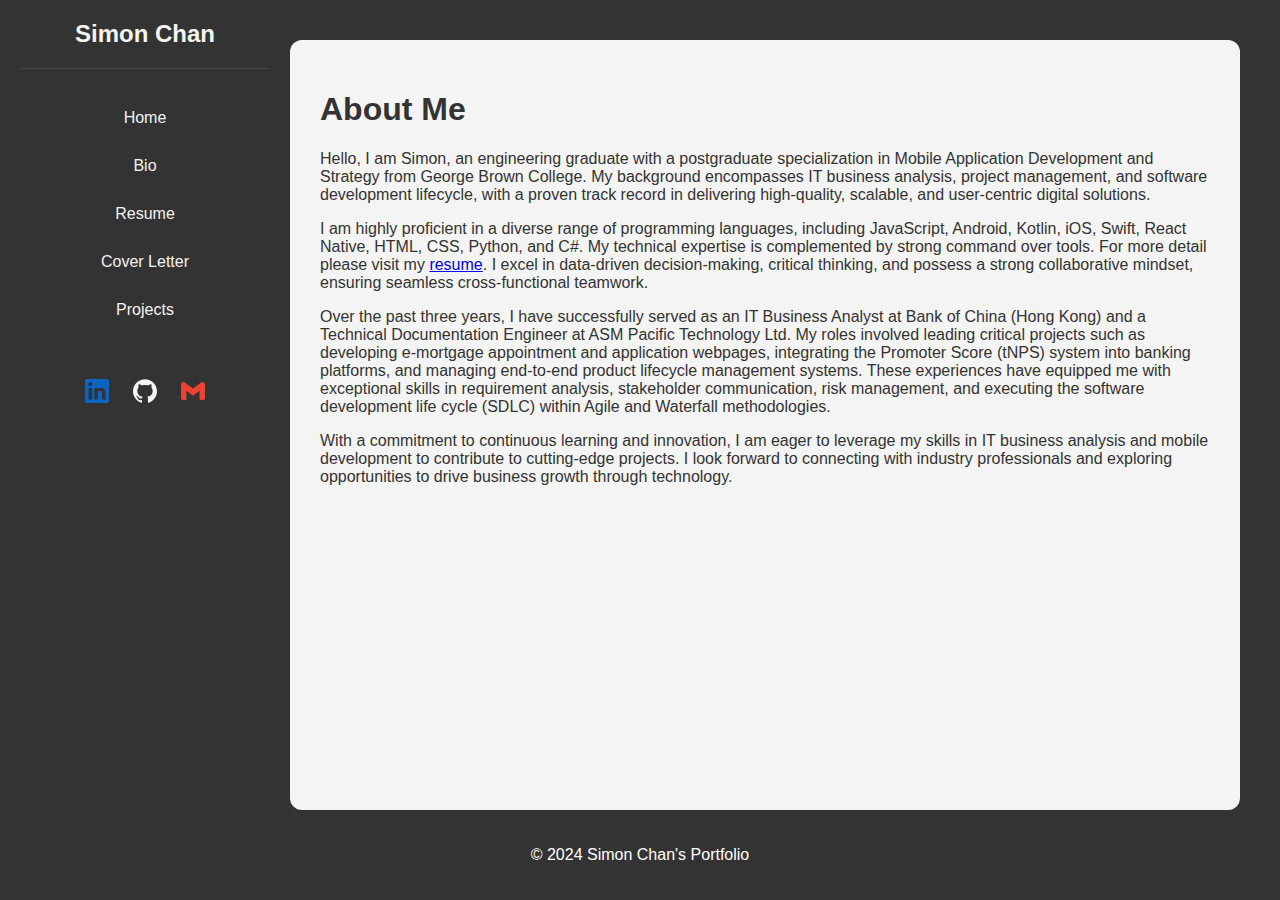
<file: bio.html>
<!DOCTYPE html>
<html lang="en">
<head>
    <meta charset="UTF-8">
    <meta name="viewport" content="width=device-width, initial-scale=1.0">
    <title>Simon Portfolio - Bio</title>
    <link rel="icon" type="image/x-icon" href="https://github.com/chan3693/portfolio/blob/e7cde8d5440591104b574c362ef8f2260391f4b6/favicon.ico?raw=true">
    <link rel="stylesheet" href="styles.css">
    <link rel="stylesheet" href="https://cdnjs.cloudflare.com/ajax/libs/font-awesome/4.7.0/css/font-awesome.min.css">
</head>
<body>
    <nav class="topnav" id="myTopnav">
        <h2><a href="https://chan3693.github.io/portfolio/">Simon Chan</a></h2>
        <a href="javascript:void(0);" class="icon" onclick="toggleNav()">
            <i class="fa fa-bars"></i>
        </a>
        <ul>
            <li><a href="https://chan3693.github.io/portfolio/">Home</a></li>
            <li><a href="bio.html">Bio</a></li>
            <li><a href="resume.html">Resume</a></li>
            <li><a href="cover-letter.html">Cover Letter</a></li>
            <li><a href="projects.html">Projects</a></li>
        </ul>
        
        <!-- Social Icons -->
        <div class="social-icons">
            <a href="https://www.linkedin.com/in/simon-chan-740422185/" target="_blank" class="social-icon linkedin-icon">
                <!-- LinkedIn SVG Icon -->
                <svg role="img" viewBox="0 0 24 24" xmlns="http://www.w3.org/2000/svg"><title>LinkedIn</title><path d="M20.447 20.452h-3.554v-5.569c0-1.328-.027-3.037-1.852-3.037-1.853 0-2.136 1.445-2.136 2.939v5.667H9.351V9h3.414v1.561h.046c.477-.9 1.637-1.85 3.37-1.85 3.601 0 4.267 2.37 4.267 5.455v6.286zM5.337 7.433c-1.144 0-2.063-.926-2.063-2.065 0-1.138.92-2.063 2.063-2.063 1.14 0 2.064.925 2.064 2.063 0 1.139-.925 2.065-2.064 2.065zm1.782 13.019H3.555V9h3.564v11.452zM22.225 0H1.771C.792 0 0 .774 0 1.729v20.542C0 23.227.792 24 1.771 24h20.451C23.2 24 24 23.227 24 22.271V1.729C24 .774 23.2 0 22.222 0h.003z"/></svg>
            </a>
            <a href="https://github.com/chan3693" target="_blank" class="social-icon github-icon">
                <!-- GitHub SVG Icon -->
                <svg role="img" viewBox="0 0 24 24" xmlns="http://www.w3.org/2000/svg"><title>GitHub</title><path d="M12 .297c-6.63 0-12 5.373-12 12 0 5.303 3.438 9.8 8.205 11.385.6.113.82-.258.82-.577 0-.285-.01-1.04-.015-2.04-3.338.724-4.042-1.61-4.042-1.61C4.422 18.07 3.633 17.7 3.633 17.7c-1.087-.744.084-.729.084-.729 1.205.084 1.838 1.236 1.838 1.236 1.07 1.835 2.809 1.305 3.495.998.108-.776.417-1.305.76-1.605-2.665-.3-5.466-1.332-5.466-5.93 0-1.31.465-2.38 1.235-3.22-.135-.303-.54-1.523.105-3.176 0 0 1.005-.322 3.3 1.23.96-.267 1.98-.399 3-.405 1.02.006 2.04.138 3 .405 2.28-1.552 3.285-1.23 3.285-1.23.645 1.653.24 2.873.12 3.176.765.84 1.23 1.91 1.23 3.22 0 4.61-2.805 5.625-5.475 5.92.42.36.81 1.096.81 2.22 0 1.606-.015 2.896-.015 3.286 0 .315.21.69.825.57C20.565 22.092 24 17.592 24 12.297c0-6.627-5.373-12-12-12"/></svg>
            </a>
            <a href="mailto:chansk3693@gmail.com" class="social-icon gmail-icon">
                <!-- Gmail SVG Icon -->
                <svg role="img" viewBox="0 0 24 24" xmlns="http://www.w3.org/2000/svg"><title>Gmail</title><path d="M24 5.457v13.909c0 .904-.732 1.636-1.636 1.636h-3.819V11.73L12 16.64l-6.545-4.91v9.273H1.636A1.636 1.636 0 0 1 0 19.366V5.457c0-2.023 2.309-3.178 3.927-1.964L5.455 4.64 12 9.548l6.545-4.91 1.528-1.145C21.69 2.28 24 3.434 24 5.457z"/></svg>
            </a>
        </div>
    </nav>

    <section>
        <h1>About Me</h1>
    
        <p>Hello, I am Simon, an engineering graduate with a postgraduate specialization in Mobile Application Development and Strategy from George Brown College. My background encompasses IT business analysis, project management, and software development lifecycle, with a proven track record in delivering high-quality, scalable, and user-centric digital solutions.</p>

        <p>I am highly proficient in a diverse range of programming languages, including JavaScript, Android, Kotlin, iOS, Swift, React Native, HTML, CSS, Python, and C#. My technical expertise is complemented by strong command over tools. For more detail please visit my <a href="resume.html">resume</a>. I excel in data-driven decision-making, critical thinking, and possess a strong collaborative mindset, ensuring seamless cross-functional teamwork.</p>

        <p>Over the past three years, I have successfully served as an IT Business Analyst at Bank of China (Hong Kong) and a Technical Documentation Engineer at ASM Pacific Technology Ltd. My roles involved leading critical projects such as developing e-mortgage appointment and application webpages, integrating the Promoter Score (tNPS) system into banking platforms, and managing end-to-end product lifecycle management systems. These experiences have equipped me with exceptional skills in requirement analysis, stakeholder communication, risk management, and executing the software development life cycle (SDLC) within Agile and Waterfall methodologies.</p>

        <p>With a commitment to continuous learning and innovation, I am eager to leverage my skills in IT business analysis and mobile development to contribute to cutting-edge projects. I look forward to connecting with industry professionals and exploring opportunities to drive business growth through technology.</p>
    </section>

    <footer>
        <p>&copy; 2024 Simon Chan's Portfolio</p>
    </footer>

    <button id="topBtn" onclick="scrollToTop()">Back to Top</button>
    
    <script src="controller.js"></script>
</body>
</html>
</file>
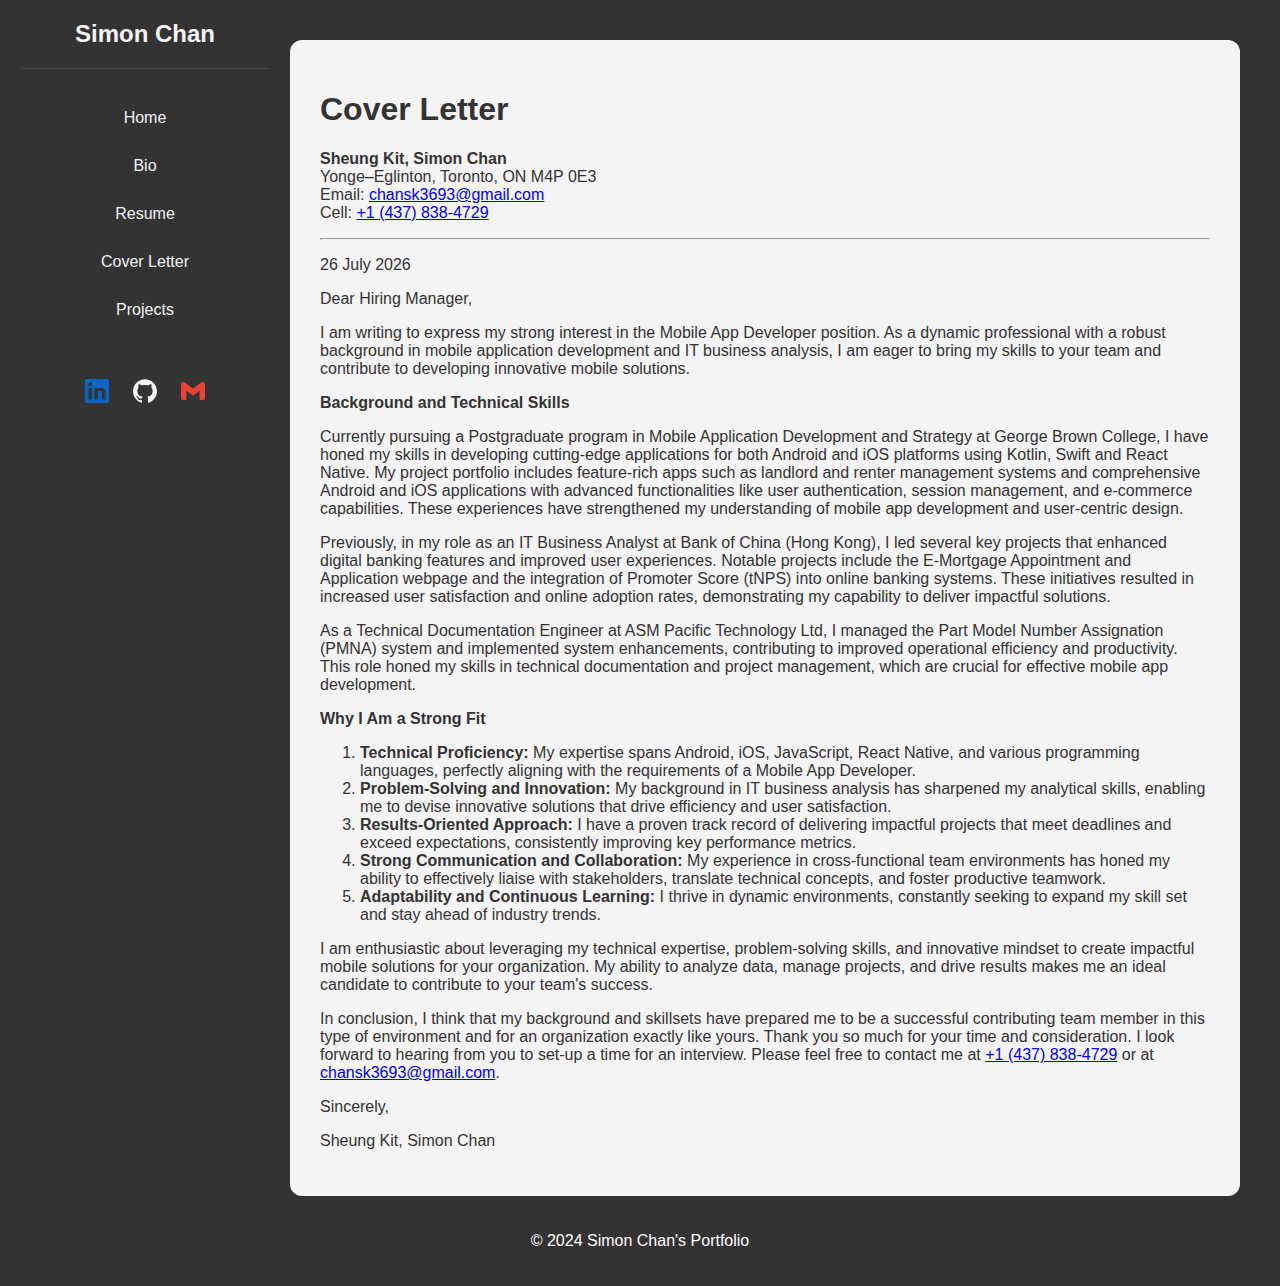
<file: cover-letter.html>
<!DOCTYPE html>
<html lang="en">
<head>
    <meta charset="UTF-8">
    <meta name="viewport" content="width=device-width, initial-scale=1.0">
    <title>Simon Portfolio - Cover Letter</title>
    <link rel="icon" type="image/x-icon" href="https://github.com/chan3693/portfolio/blob/e7cde8d5440591104b574c362ef8f2260391f4b6/favicon.ico?raw=true">
    <link rel="stylesheet" href="styles.css">
    <link rel="stylesheet" href="https://cdnjs.cloudflare.com/ajax/libs/font-awesome/4.7.0/css/font-awesome.min.css">
</head>
<body>
    <nav class="topnav" id="myTopnav">
        <h2><a href="https://chan3693.github.io/portfolio/">Simon Chan</a></h2>
        <a href="javascript:void(0);" class="icon" onclick="toggleNav()">
            <i class="fa fa-bars"></i>
        </a>
        <ul>
            <li><a href="https://chan3693.github.io/portfolio/">Home</a></li>
            <li><a href="bio.html">Bio</a></li>
            <li><a href="resume.html">Resume</a></li>
            <li><a href="cover-letter.html">Cover Letter</a></li>
            <li><a href="projects.html">Projects</a></li>
        </ul>
        <!-- Social Icons -->
        <div class="social-icons">
            <a href="https://www.linkedin.com/in/simon-chan-740422185/" target="_blank" class="social-icon linkedin-icon">
                <!-- LinkedIn SVG Icon -->
                <svg role="img" viewBox="0 0 24 24" xmlns="http://www.w3.org/2000/svg"><title>LinkedIn</title><path d="M20.447 20.452h-3.554v-5.569c0-1.328-.027-3.037-1.852-3.037-1.853 0-2.136 1.445-2.136 2.939v5.667H9.351V9h3.414v1.561h.046c.477-.9 1.637-1.85 3.37-1.85 3.601 0 4.267 2.37 4.267 5.455v6.286zM5.337 7.433c-1.144 0-2.063-.926-2.063-2.065 0-1.138.92-2.063 2.063-2.063 1.14 0 2.064.925 2.064 2.063 0 1.139-.925 2.065-2.064 2.065zm1.782 13.019H3.555V9h3.564v11.452zM22.225 0H1.771C.792 0 0 .774 0 1.729v20.542C0 23.227.792 24 1.771 24h20.451C23.2 24 24 23.227 24 22.271V1.729C24 .774 23.2 0 22.222 0h.003z"/></svg>
            </a>
            <a href="https://github.com/chan3693" target="_blank" class="social-icon github-icon">
                <!-- GitHub SVG Icon -->
                <svg role="img" viewBox="0 0 24 24" xmlns="http://www.w3.org/2000/svg"><title>GitHub</title><path d="M12 .297c-6.63 0-12 5.373-12 12 0 5.303 3.438 9.8 8.205 11.385.6.113.82-.258.82-.577 0-.285-.01-1.04-.015-2.04-3.338.724-4.042-1.61-4.042-1.61C4.422 18.07 3.633 17.7 3.633 17.7c-1.087-.744.084-.729.084-.729 1.205.084 1.838 1.236 1.838 1.236 1.07 1.835 2.809 1.305 3.495.998.108-.776.417-1.305.76-1.605-2.665-.3-5.466-1.332-5.466-5.93 0-1.31.465-2.38 1.235-3.22-.135-.303-.54-1.523.105-3.176 0 0 1.005-.322 3.3 1.23.96-.267 1.98-.399 3-.405 1.02.006 2.04.138 3 .405 2.28-1.552 3.285-1.23 3.285-1.23.645 1.653.24 2.873.12 3.176.765.84 1.23 1.91 1.23 3.22 0 4.61-2.805 5.625-5.475 5.92.42.36.81 1.096.81 2.22 0 1.606-.015 2.896-.015 3.286 0 .315.21.69.825.57C20.565 22.092 24 17.592 24 12.297c0-6.627-5.373-12-12-12"/></svg>
            </a>
            <a href="mailto:chansk3693@gmail.com" class="social-icon gmail-icon">
                <!-- Gmail SVG Icon -->
                <svg role="img" viewBox="0 0 24 24" xmlns="http://www.w3.org/2000/svg"><title>Gmail</title><path d="M24 5.457v13.909c0 .904-.732 1.636-1.636 1.636h-3.819V11.73L12 16.64l-6.545-4.91v9.273H1.636A1.636 1.636 0 0 1 0 19.366V5.457c0-2.023 2.309-3.178 3.927-1.964L5.455 4.64 12 9.548l6.545-4.91 1.528-1.145C21.69 2.28 24 3.434 24 5.457z"/></svg>
            </a>
        </div>
    </nav>

    <section>
        <h1>Cover Letter</h1>
        <p><strong>Sheung Kit, Simon Chan</strong><br>
            Yonge–Eglinton, Toronto, ON M4P 0E3<br>
            Email: <a href="mailto:chansk3693@gmail.com">chansk3693@gmail.com</a><br>
            Cell: <a href="tel:+14378384729">+1 (437) 838-4729</a></p>

        <hr>

        <p id="date"></p>

        <script>
            const nowDate = new Date()
            const formattedDate = nowDate.toLocaleDateString('en-GB', { year: 'numeric', month: 'long', day: 'numeric' });
    
            document.getElementById('date').textContent = formattedDate
        </script>

        <p>Dear Hiring Manager,</p>

        <p>I am writing to express my strong interest in the Mobile App Developer position. As a dynamic professional with a robust background in mobile application development and IT business analysis, I am eager to bring my skills to your team and contribute to developing innovative mobile solutions.</p>

        <p><strong>Background and Technical Skills</strong></p>
    
        <p>Currently pursuing a Postgraduate program in Mobile Application Development and Strategy at George Brown College, I have honed my skills in developing cutting-edge applications for both Android and iOS platforms using Kotlin, Swift and React Native. My project portfolio includes feature-rich apps such as landlord and renter management systems and comprehensive Android and iOS applications with advanced functionalities like user authentication, session management, and e-commerce capabilities. These experiences have strengthened my understanding of mobile app development and user-centric design.</p>
    
        <p>Previously, in my role as an IT Business Analyst at Bank of China (Hong Kong), I led several key projects that enhanced digital banking features and improved user experiences. Notable projects include the E-Mortgage Appointment and Application webpage and the integration of Promoter Score (tNPS) into online banking systems. These initiatives resulted in increased user satisfaction and online adoption rates, demonstrating my capability to deliver impactful solutions.</p>
    
        <p>As a Technical Documentation Engineer at ASM Pacific Technology Ltd, I managed the Part Model Number Assignation (PMNA) system and implemented system enhancements, contributing to improved operational efficiency and productivity. This role honed my skills in technical documentation and project management, which are crucial for effective mobile app development.</p>
    
        <p><strong>Why I Am a Strong Fit</strong></p>
    
        <ol>
            <li><strong>Technical Proficiency:</strong> My expertise spans Android, iOS, JavaScript, React Native, and various programming languages, perfectly aligning with the requirements of a Mobile App Developer.</li>
            <li><strong>Problem-Solving and Innovation:</strong> My background in IT business analysis has sharpened my analytical skills, enabling me to devise innovative solutions that drive efficiency and user satisfaction.</li>
            <li><strong>Results-Oriented Approach:</strong> I have a proven track record of delivering impactful projects that meet deadlines and exceed expectations, consistently improving key performance metrics.</li>
            <li><strong>Strong Communication and Collaboration:</strong> My experience in cross-functional team environments has honed my ability to effectively liaise with stakeholders, translate technical concepts, and foster productive teamwork.</li>
            <li><strong>Adaptability and Continuous Learning:</strong> I thrive in dynamic environments, constantly seeking to expand my skill set and stay ahead of industry trends.</li>
        </ol>
    
        <p>I am enthusiastic about leveraging my technical expertise, problem-solving skills, and innovative mindset to create impactful mobile solutions for your organization. My ability to analyze data, manage projects, and drive results makes me an ideal candidate to contribute to your team's success.</p>

        <p>In conclusion, I think that my background and skillsets have prepared me to be a successful contributing team member in this type of environment and for an organization exactly like yours. Thank you so much for your time and consideration. I look forward to hearing from you to set-up a time for an interview. Please feel free to contact me at <a href="tel:+14378384729">+1 (437) 838-4729</a> or at <a href="mailto:chansk3693@gmail.com">chansk3693@gmail.com</a>.</p>

        <p>Sincerely,</p>
        <p>Sheung Kit, Simon Chan</p>
    </section>

    <footer>
        <p>&copy; 2024 Simon Chan's Portfolio</p>
    </footer>

    <button id="topBtn" onclick="scrollToTop()">Back to Top</button>
    
    <script src="controller.js"></script>
</body>
</html>
</file>
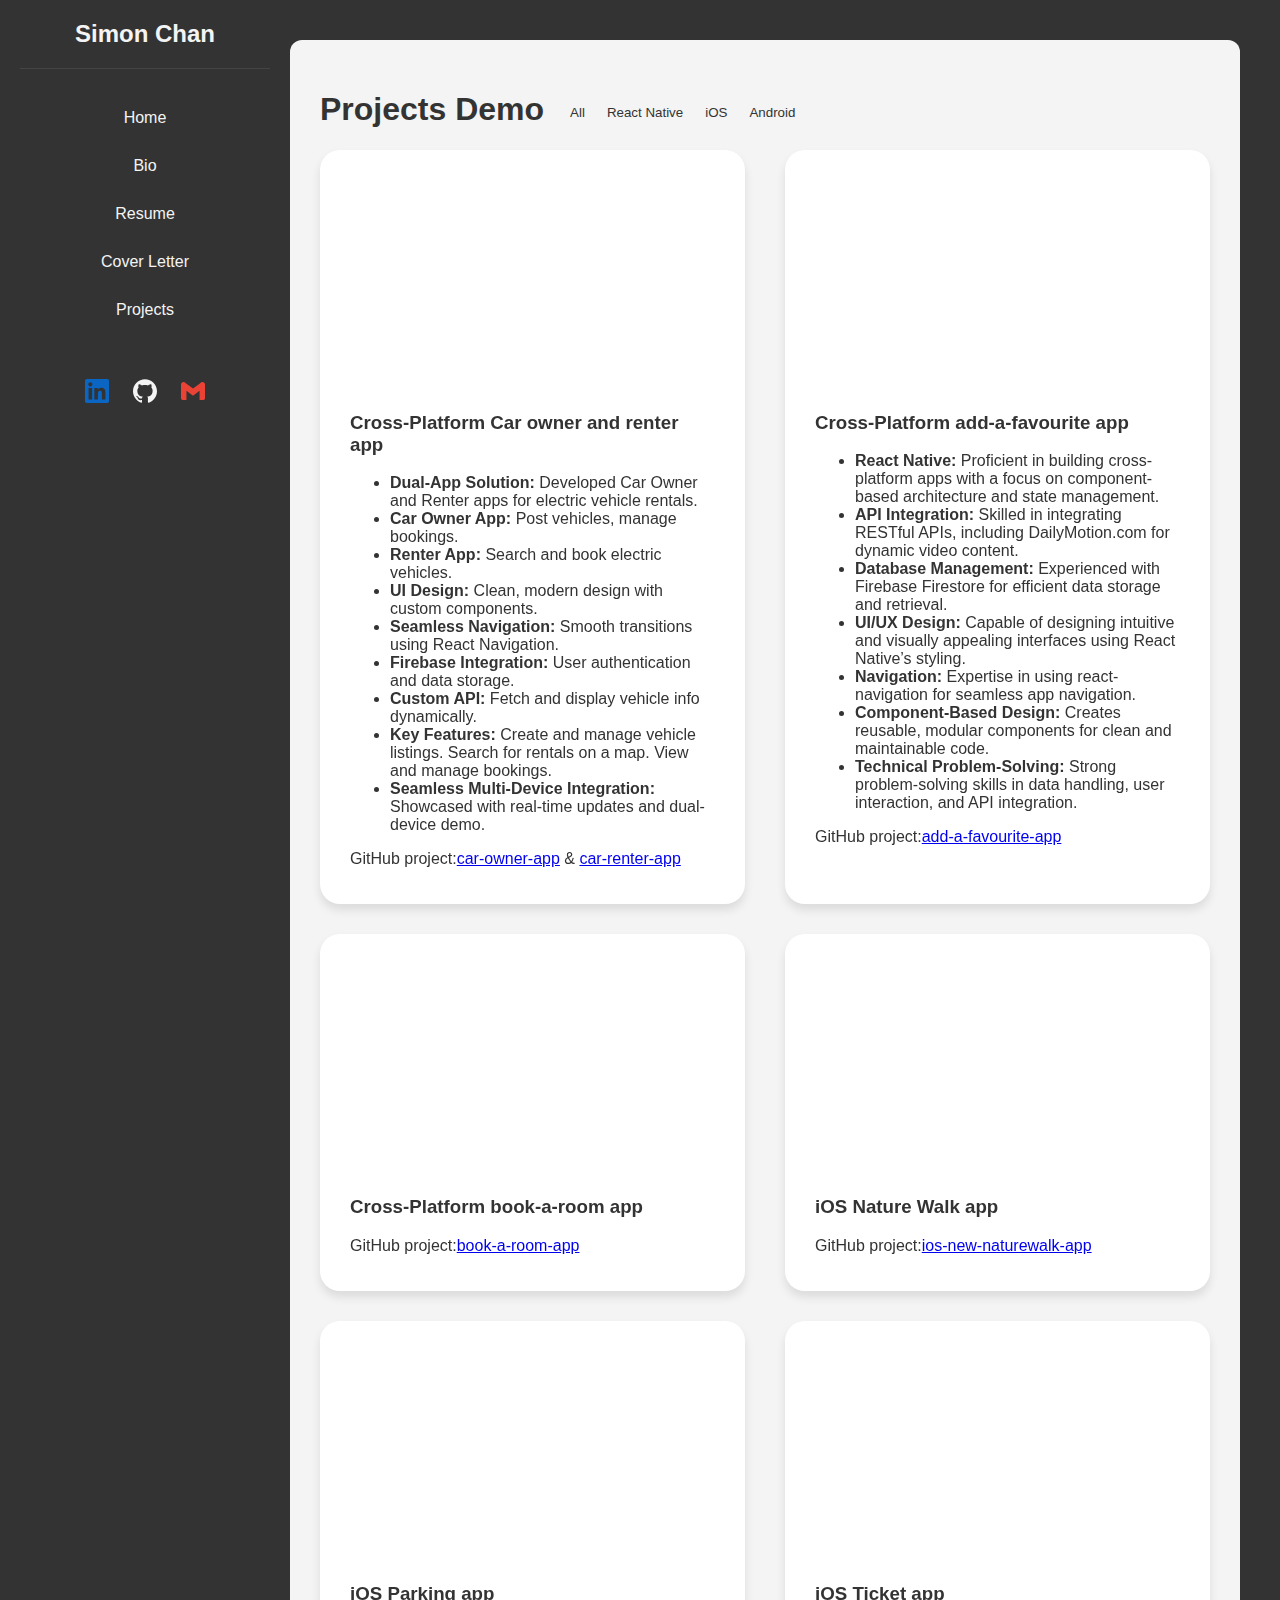
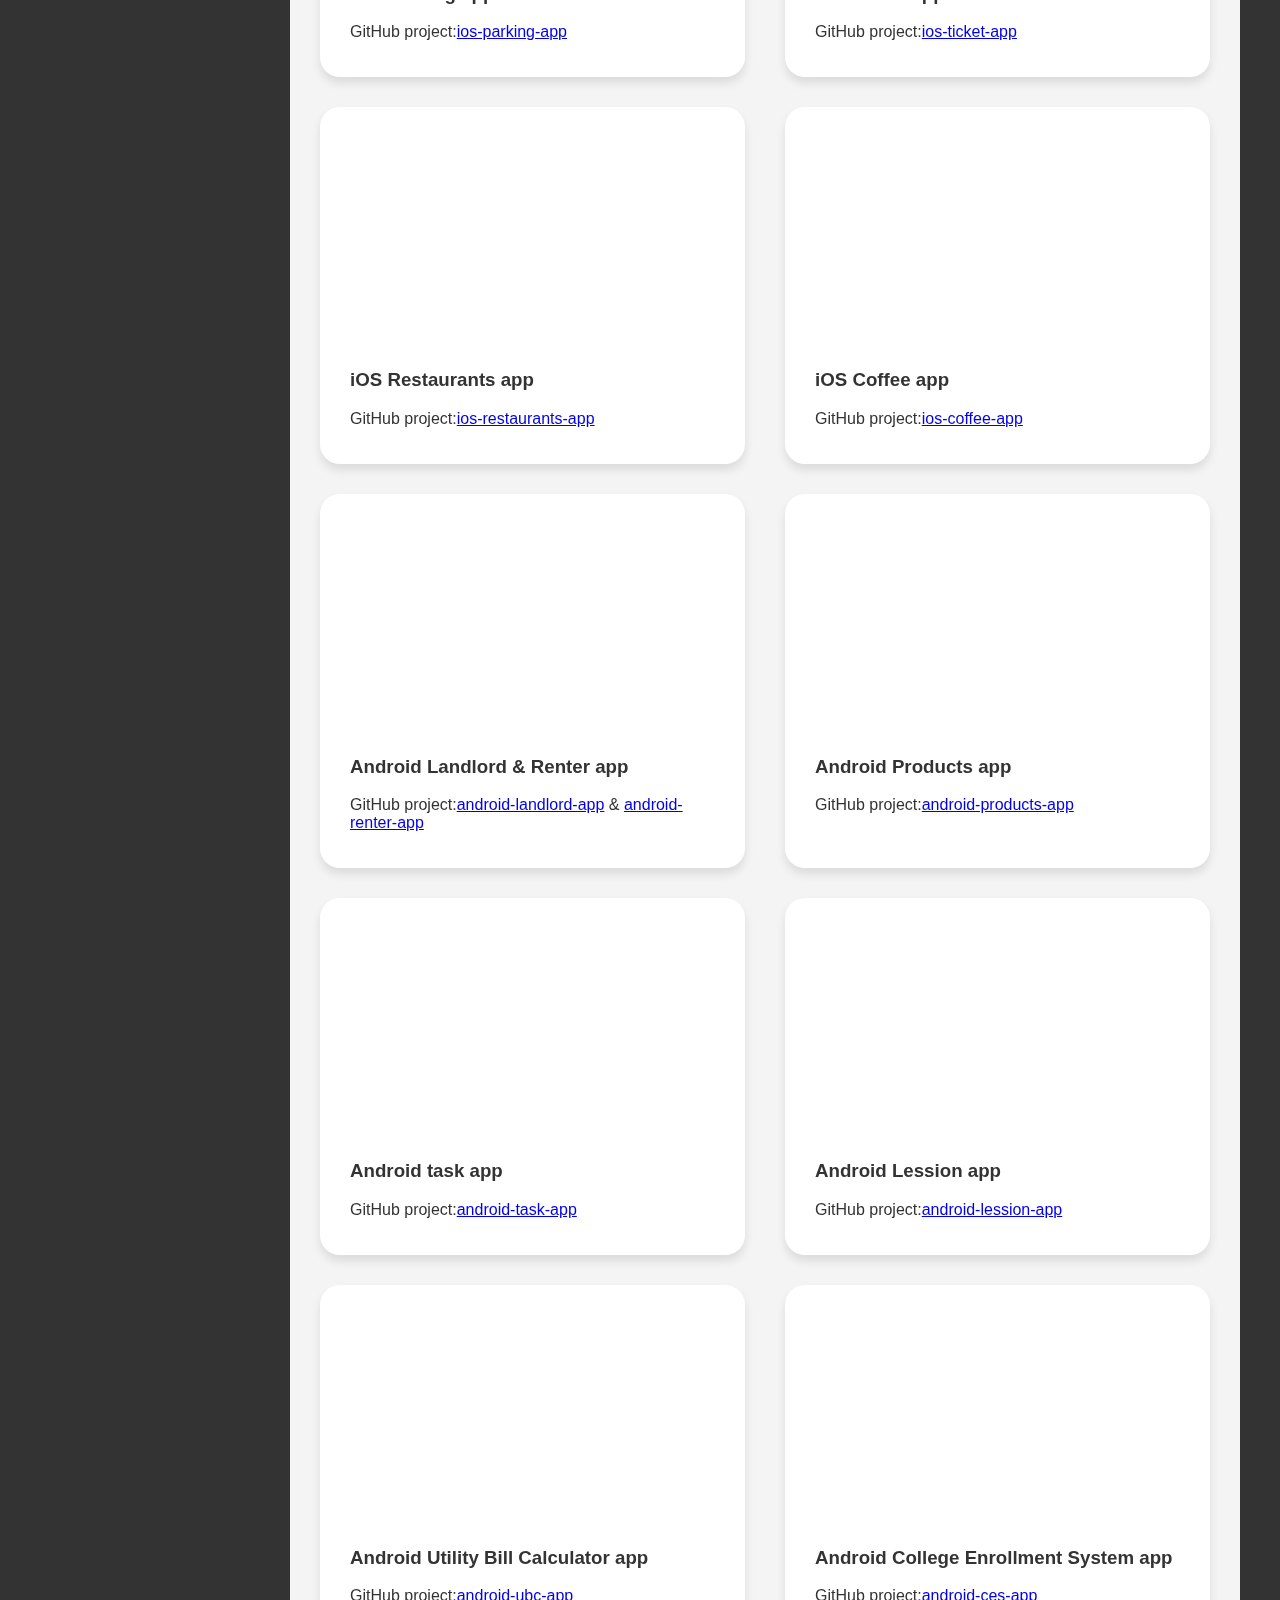
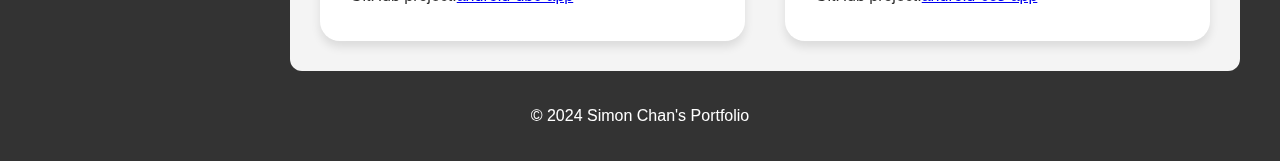
<file: projects.html>
<!DOCTYPE html>
<html lang="en">
<head>
    <meta charset="UTF-8">
    <meta name="viewport" content="width=device-width, initial-scale=1.0">
    <title>Simon Portfolio - Projects</title>
    <link rel="icon" type="image/x-icon" href="https://github.com/chan3693/portfolio/blob/e7cde8d5440591104b574c362ef8f2260391f4b6/favicon.ico?raw=true">
    <link rel="stylesheet" href="styles.css">
    <link rel="stylesheet" href="https://cdnjs.cloudflare.com/ajax/libs/font-awesome/4.7.0/css/font-awesome.min.css">
    <script>
        document.addEventListener('DOMContentLoaded', () => {
            try {
                renderProjects(myProjects)

                const allButton = document.getElementById('all')
                const reactNativeButton = document.getElementById('react-native')
                const iosButton = document.getElementById('ios')
                const androidButton = document.getElementById('android')

                if (allButton) {
                    allButton.addEventListener('click', () => {
                        renderProjects(myProjects)
                    })
                }

                if (reactNativeButton) {
                    try {
                        reactNativeButton.addEventListener('click', () => {
                            const reactNativeProjects = myProjects.filter(project => project.technology === 'React Native');
                            renderProjects(reactNativeProjects);
                        })
                    } catch (err) {
                        console.log(`Error while filtering reactNativeProjects : ${err}`)
                    }
                 
                } 
                
                if (iosButton) {
                    try {
                        iosButton.addEventListener('click', () => {
                            const iosProjects = myProjects.filter(project => project.technology === 'iOS');
                            renderProjects(iosProjects)
                        })
                    } catch (err) {
                        console.log(`Error while filtering iosProjects : ${err}`)
                    }
                }
                
                if (androidButton) {
                    try {
                        androidButton.addEventListener('click', () => {
                            const androidProjects = myProjects.filter(project => project.technology === 'Android');
                            renderProjects(androidProjects)
                        })
                    } catch (err) {
                        console.log(`Error while filtering androidProjects : ${err}`)
                    }   
                }
            } catch(err) {
                console.log(`Error while initializing projects: ${err}`)
            }

        });

    
        // Projects loop
        function renderProjects(projects) {
            const projectContainer = document.getElementById('projects');
            projectContainer.innerHTML = '';

            console.log('DOM content loaded')
            console.log(`Total projects : ${projects.length}`)

            projects.forEach(project => {
                let videoUrl = project.videoUrl
                let videoPreviewUrl = videoUrl.replace('view?usp=sharing', 'preview')

                const projectDiv = document.createElement('div');
                projectDiv.className = 'project-inner-container';

                const videoDiv = document.createElement('div');
                videoDiv.className = 'video-container';
                videoDiv.innerHTML = `<iframe src="${videoPreviewUrl}" width="1280" height="720" allow="autoplay"></iframe>`;
                projectDiv.appendChild(videoDiv);

                const overviewDiv = document.createElement('div');
                overviewDiv.className = 'overview-container';
                overviewDiv.innerHTML = `<h3>${project.title}</h3>`;

                if (project.features.length > 0) {
                const ul = document.createElement('ul');
                project.features.forEach(feature => {
                    const li = document.createElement('li');
                    li.innerHTML = `<strong>${feature.subtitle}:</strong> ${feature.description}`;
                    ul.appendChild(li);
                });
                overviewDiv.appendChild(ul);
                }

                const p = document.createElement('p');
                p.textContent = 'GitHub project:';
                project.githubLinks.forEach( (link, index) => {
                const a = document.createElement('a');
                a.href = link.url;
                a.target = '_blank';
                a.textContent = link.name;
                p.appendChild(a);

                if (index < project.githubLinks.length-1){
                    p.appendChild(document.createTextNode(' & '));
                }
                });
                overviewDiv.appendChild(p);

                projectDiv.appendChild(overviewDiv);
                projectContainer.appendChild(projectDiv);
            });
        }
    </script>
</head>
<body>
    <nav class="topnav" id="myTopnav">
        <h2><a href="https://chan3693.github.io/portfolio/">Simon Chan</a></h2>
        <a href="javascript:void(0);" class="icon" onclick="toggleNav()">
            <i class="fa fa-bars"></i>
        </a>
        <ul>
            <li><a href="https://chan3693.github.io/portfolio/">Home</a></li>
            <li><a href="bio.html">Bio</a></li>
            <li><a href="resume.html">Resume</a></li>
            <li><a href="cover-letter.html">Cover Letter</a></li>
            <li><a href="projects.html">Projects</a></li>
        </ul>
        <!-- Social Icons -->
        <div class="social-icons">
            <a href="https://www.linkedin.com/in/simon-chan-740422185/" target="_blank" class="social-icon linkedin-icon">
                <!-- LinkedIn SVG Icon -->
                <svg role="img" viewBox="0 0 24 24" xmlns="http://www.w3.org/2000/svg"><title>LinkedIn</title><path d="M20.447 20.452h-3.554v-5.569c0-1.328-.027-3.037-1.852-3.037-1.853 0-2.136 1.445-2.136 2.939v5.667H9.351V9h3.414v1.561h.046c.477-.9 1.637-1.85 3.37-1.85 3.601 0 4.267 2.37 4.267 5.455v6.286zM5.337 7.433c-1.144 0-2.063-.926-2.063-2.065 0-1.138.92-2.063 2.063-2.063 1.14 0 2.064.925 2.064 2.063 0 1.139-.925 2.065-2.064 2.065zm1.782 13.019H3.555V9h3.564v11.452zM22.225 0H1.771C.792 0 0 .774 0 1.729v20.542C0 23.227.792 24 1.771 24h20.451C23.2 24 24 23.227 24 22.271V1.729C24 .774 23.2 0 22.222 0h.003z"/></svg>
            </a>
            <a href="https://github.com/chan3693" target="_blank" class="social-icon github-icon">
                <!-- GitHub SVG Icon -->
                <svg role="img" viewBox="0 0 24 24" xmlns="http://www.w3.org/2000/svg"><title>GitHub</title><path d="M12 .297c-6.63 0-12 5.373-12 12 0 5.303 3.438 9.8 8.205 11.385.6.113.82-.258.82-.577 0-.285-.01-1.04-.015-2.04-3.338.724-4.042-1.61-4.042-1.61C4.422 18.07 3.633 17.7 3.633 17.7c-1.087-.744.084-.729.084-.729 1.205.084 1.838 1.236 1.838 1.236 1.07 1.835 2.809 1.305 3.495.998.108-.776.417-1.305.76-1.605-2.665-.3-5.466-1.332-5.466-5.93 0-1.31.465-2.38 1.235-3.22-.135-.303-.54-1.523.105-3.176 0 0 1.005-.322 3.3 1.23.96-.267 1.98-.399 3-.405 1.02.006 2.04.138 3 .405 2.28-1.552 3.285-1.23 3.285-1.23.645 1.653.24 2.873.12 3.176.765.84 1.23 1.91 1.23 3.22 0 4.61-2.805 5.625-5.475 5.92.42.36.81 1.096.81 2.22 0 1.606-.015 2.896-.015 3.286 0 .315.21.69.825.57C20.565 22.092 24 17.592 24 12.297c0-6.627-5.373-12-12-12"/></svg>
            </a>
            <a href="mailto:chansk3693@gmail.com" class="social-icon gmail-icon">
                <!-- Gmail SVG Icon -->
                <svg role="img" viewBox="0 0 24 24" xmlns="http://www.w3.org/2000/svg"><title>Gmail</title><path d="M24 5.457v13.909c0 .904-.732 1.636-1.636 1.636h-3.819V11.73L12 16.64l-6.545-4.91v9.273H1.636A1.636 1.636 0 0 1 0 19.366V5.457c0-2.023 2.309-3.178 3.927-1.964L5.455 4.64 12 9.548l6.545-4.91 1.528-1.145C21.69 2.28 24 3.434 24 5.457z"/></svg>
            </a>
        </div>
    </nav>

    <section>
        <div class="project-title-container">
            <h1>Projects Demo</h1>
            <div class="project-button">
                <button id="all">All</button>
                <button id="react-native">React Native</button>
                <button id="ios">iOS</button>
                <button id="android">Android</button>
            </div>
        </div>
        <div id="projects" class="project-container"></div>
    </section>    

    <footer>
        <p>&copy; 2024 Simon Chan's Portfolio</p>
    </footer>
    
    <button id="topBtn" onclick="scrollToTop()">Back to Top</button>

    <script src="controller.js"></script>
    <script src="my-projects.js"></script>
</body>
</html>
</file>
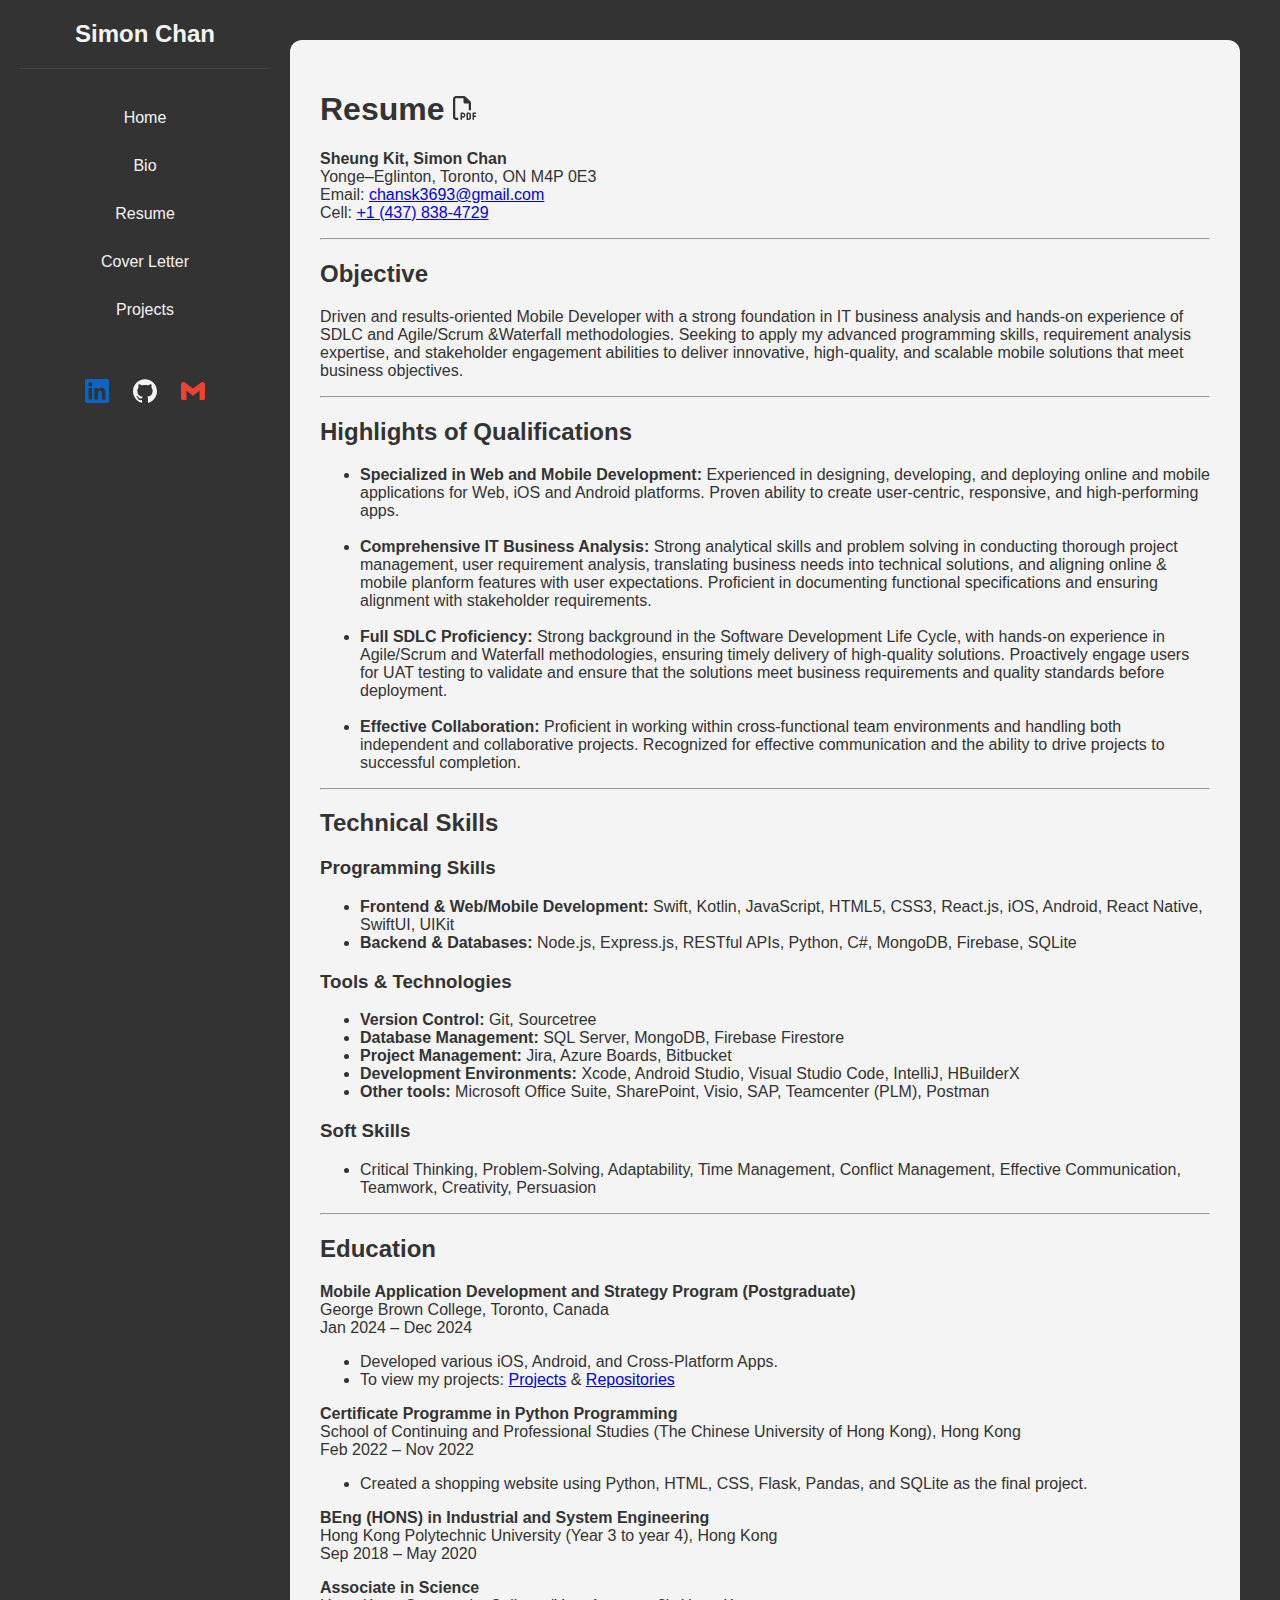
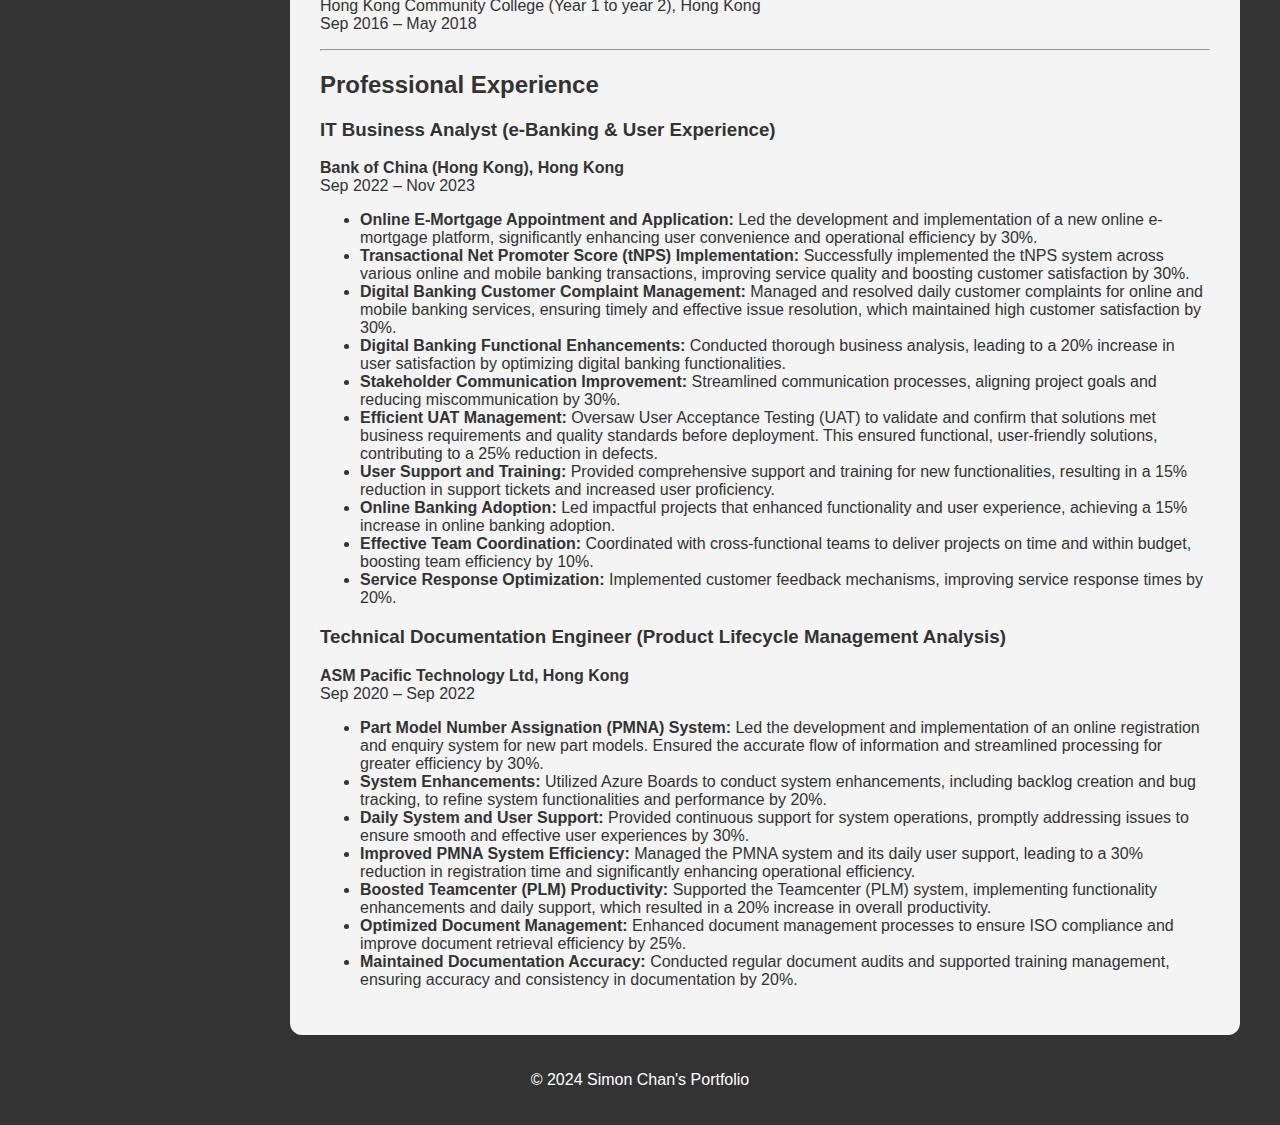
<file: resume.html>
<!DOCTYPE html>
<html lang="en">
<head>
    <meta charset="UTF-8">
    <meta name="viewport" content="width=device-width, initial-scale=1.0">
    <title>Simon Portfolio - Resume</title>
    <link rel="icon" type="image/x-icon" href="https://github.com/chan3693/portfolio/blob/e7cde8d5440591104b574c362ef8f2260391f4b6/favicon.ico?raw=true">
    <link rel="stylesheet" href="styles.css">
    <link rel="stylesheet" href="https://cdnjs.cloudflare.com/ajax/libs/font-awesome/4.7.0/css/font-awesome.min.css">
    <script>
        document.addEventListener('DOMContentLoaded', () => {
            renderSkillsList(mySkills)
        });
        // resume skills list
        function renderSkillsList(skills) {
            const container = document.getElementById('resume-skills-container');
            
            skills.forEach(skill => {
                const title = document.createElement('h3');
                title.textContent = skill.title;
                container.appendChild(title);

                const ul = document.createElement('ul');
                
                skill.content.forEach(item => {
                    const li = document.createElement('li');
                    const strong = document.createElement('strong');

                    if (item.category){
                        strong.textContent = item.category + ": ";
                        li.appendChild(strong);     
                    }
                    li.appendChild(document.createTextNode(item.skills));
                    ul.appendChild(li);
                    
                });

                container.appendChild(ul);
            });
        }
    </script>
</head>
<body>
    <nav class="topnav" id="myTopnav">
        <h2><a href="https://chan3693.github.io/portfolio/">Simon Chan</a></h2>
        <a href="javascript:void(0);" class="icon" onclick="toggleNav()">
            <i class="fa fa-bars"></i>
        </a>
        <ul>
            <li><a href="https://chan3693.github.io/portfolio/">Home</a></li>
            <li><a href="bio.html">Bio</a></li>
            <li><a href="resume.html">Resume</a></li>
            <li><a href="cover-letter.html">Cover Letter</a></li>
            <li><a href="projects.html">Projects</a></li>
        </ul>
        <!-- Social Icons -->
        <div class="social-icons">
            <a href="https://www.linkedin.com/in/simon-chan-740422185/" target="_blank" class="social-icon linkedin-icon">
                <!-- LinkedIn SVG Icon -->
                <svg role="img" viewBox="0 0 24 24" xmlns="http://www.w3.org/2000/svg"><title>LinkedIn</title><path d="M20.447 20.452h-3.554v-5.569c0-1.328-.027-3.037-1.852-3.037-1.853 0-2.136 1.445-2.136 2.939v5.667H9.351V9h3.414v1.561h.046c.477-.9 1.637-1.85 3.37-1.85 3.601 0 4.267 2.37 4.267 5.455v6.286zM5.337 7.433c-1.144 0-2.063-.926-2.063-2.065 0-1.138.92-2.063 2.063-2.063 1.14 0 2.064.925 2.064 2.063 0 1.139-.925 2.065-2.064 2.065zm1.782 13.019H3.555V9h3.564v11.452zM22.225 0H1.771C.792 0 0 .774 0 1.729v20.542C0 23.227.792 24 1.771 24h20.451C23.2 24 24 23.227 24 22.271V1.729C24 .774 23.2 0 22.222 0h.003z"/></svg>
            </a>
            <a href="https://github.com/chan3693" target="_blank" class="social-icon github-icon">
                <!-- GitHub SVG Icon -->
                <svg role="img" viewBox="0 0 24 24" xmlns="http://www.w3.org/2000/svg"><title>GitHub</title><path d="M12 .297c-6.63 0-12 5.373-12 12 0 5.303 3.438 9.8 8.205 11.385.6.113.82-.258.82-.577 0-.285-.01-1.04-.015-2.04-3.338.724-4.042-1.61-4.042-1.61C4.422 18.07 3.633 17.7 3.633 17.7c-1.087-.744.084-.729.084-.729 1.205.084 1.838 1.236 1.838 1.236 1.07 1.835 2.809 1.305 3.495.998.108-.776.417-1.305.76-1.605-2.665-.3-5.466-1.332-5.466-5.93 0-1.31.465-2.38 1.235-3.22-.135-.303-.54-1.523.105-3.176 0 0 1.005-.322 3.3 1.23.96-.267 1.98-.399 3-.405 1.02.006 2.04.138 3 .405 2.28-1.552 3.285-1.23 3.285-1.23.645 1.653.24 2.873.12 3.176.765.84 1.23 1.91 1.23 3.22 0 4.61-2.805 5.625-5.475 5.92.42.36.81 1.096.81 2.22 0 1.606-.015 2.896-.015 3.286 0 .315.21.69.825.57C20.565 22.092 24 17.592 24 12.297c0-6.627-5.373-12-12-12"/></svg>
            </a>
            <a href="mailto:chansk3693@gmail.com" class="social-icon gmail-icon">
                <!-- Gmail SVG Icon -->
                <svg role="img" viewBox="0 0 24 24" xmlns="http://www.w3.org/2000/svg"><title>Gmail</title><path d="M24 5.457v13.909c0 .904-.732 1.636-1.636 1.636h-3.819V11.73L12 16.64l-6.545-4.91v9.273H1.636A1.636 1.636 0 0 1 0 19.366V5.457c0-2.023 2.309-3.178 3.927-1.964L5.455 4.64 12 9.548l6.545-4.91 1.528-1.145C21.69 2.28 24 3.434 24 5.457z"/></svg>
            </a>
        </div>
    </nav>

    <section id="resume">
        <h1>Resume<a id="resumeLink" href="#" download="SheungKitChan_Resume.pdf" class="pdf-icon">
            <svg xmlns="http://www.w3.org/2000/svg" viewBox="0 0 512 512"><path d="M64 464l48 0 0 48-48 0c-35.3 0-64-28.7-64-64L0 64C0 28.7 28.7 0 64 0L229.5 0c17 0 33.3 6.7 45.3 18.7l90.5 90.5c12 12 18.7 28.3 18.7 45.3L384 304l-48 0 0-144-80 0c-17.7 0-32-14.3-32-32l0-80L64 48c-8.8 0-16 7.2-16 16l0 384c0 8.8 7.2 16 16 16zM176 352l32 0c30.9 0 56 25.1 56 56s-25.1 56-56 56l-16 0 0 32c0 8.8-7.2 16-16 16s-16-7.2-16-16l0-48 0-80c0-8.8 7.2-16 16-16zm32 80c13.3 0 24-10.7 24-24s-10.7-24-24-24l-16 0 0 48 16 0zm96-80l32 0c26.5 0 48 21.5 48 48l0 64c0 26.5-21.5 48-48 48l-32 0c-8.8 0-16-7.2-16-16l0-128c0-8.8 7.2-16 16-16zm32 128c8.8 0 16-7.2 16-16l0-64c0-8.8-7.2-16-16-16l-16 0 0 96 16 0zm80-112c0-8.8 7.2-16 16-16l48 0c8.8 0 16 7.2 16 16s-7.2 16-16 16l-32 0 0 32 32 0c8.8 0 16 7.2 16 16s-7.2 16-16 16l-32 0 0 48c0 8.8-7.2 16-16 16s-16-7.2-16-16l0-64 0-64z"/></svg>
        </a></h1>
       
        <p><strong>Sheung Kit, Simon Chan</strong><br>
        Yonge–Eglinton, Toronto, ON M4P 0E3<br>
        Email: <a href="mailto:chansk3693@gmail.com">chansk3693@gmail.com</a><br>
        Cell: <a href="tel:+14378384729">+1 (437) 838-4729</a></p>

        <hr>

        <h2>Objective</h2>
        <p>Driven and results-oriented Mobile Developer with a strong foundation in IT business analysis and hands-on experience of SDLC and Agile/Scrum &Waterfall methodologies. Seeking to apply my advanced programming skills, requirement analysis expertise, and stakeholder engagement abilities to deliver innovative, high-quality, and scalable mobile solutions that meet business objectives.</p>
        
        <hr>

        <h2>Highlights of Qualifications</h2>
        <ul>
            <li><strong>Specialized in Web and Mobile Development:</strong>
                Experienced in designing, developing, and deploying online and mobile applications for Web, iOS and Android platforms. Proven ability to create user-centric, responsive, and high-performing apps.</li>
            <br>
            <li><strong>Comprehensive IT Business Analysis:</strong>
                Strong analytical skills and problem solving in conducting thorough project management, user requirement analysis, translating business needs into technical solutions, and aligning online & mobile planform features with user expectations. Proficient in documenting functional specifications and ensuring alignment with stakeholder requirements.</li>
            <br>
            <li><strong>Full SDLC Proficiency:</strong>
                Strong background in the Software Development Life Cycle, with hands-on experience in Agile/Scrum and Waterfall methodologies, ensuring timely delivery of high-quality solutions. Proactively engage users for UAT testing to validate and ensure that the solutions meet business requirements and quality standards before deployment.</li>
            <br>
            <li><strong>Effective Collaboration:</strong>
                Proficient in working within cross-functional team environments and handling both independent and collaborative projects. Recognized for effective communication and the ability to drive projects to successful completion.</li>
        </ul>
        
        <hr>

        <h2>Technical Skills</h2>
        <div id="resume-skills-container"></div>

        <hr>

        <h2>Education</h2>
        <p><strong>Mobile Application Development and Strategy Program (Postgraduate)</strong><br>
        George Brown College, Toronto, Canada<br>
        Jan 2024 – Dec 2024</p>
        <ul>
            <li>
                Developed various iOS, Android, and Cross-Platform Apps.
            </li>
            <li>
                To view my projects: <a href="projects.html" target="_blank">Projects</a> & <a href="https://github.com/chan3693?tab=repositories" target="_blank">Repositories</a>
            </li>
        </ul>
        <p><strong>Certificate Programme in Python Programming</strong><br>
        School of Continuing and Professional Studies (The Chinese University of Hong Kong), Hong Kong<br>
        Feb 2022 – Nov 2022</p>
        <ul>
            <li>
                Created a shopping website using Python, HTML, CSS, Flask, Pandas, and SQLite as the final project.
            </li>
        </ul>
        
        <p><strong>BEng (HONS) in Industrial and System Engineering</strong><br>
        Hong Kong Polytechnic University (Year 3 to year 4), Hong Kong<br>
        Sep 2018 – May 2020</p>
    
        <p><strong>Associate in Science</strong><br>
        Hong Kong Community College (Year 1 to year 2), Hong Kong<br>
        Sep 2016 – May 2018</p>

        <hr>

        <h2>Professional Experience</h2>
        <h3>IT Business Analyst (e-Banking & User Experience)</h3>
        <p><strong>Bank of China (Hong Kong), Hong Kong</strong><br>
        Sep 2022 – Nov 2023</p>
        <ul>
            <li><strong>Online E-Mortgage Appointment and Application:</strong> Led the development and implementation of a new online e-mortgage platform, significantly enhancing user convenience and operational efficiency by 30%.</li>
            <li><strong>Transactional Net Promoter Score (tNPS) Implementation:</strong> Successfully implemented the tNPS system across various online and mobile banking transactions, improving service quality and boosting customer satisfaction by 30%.</li>
            <li><strong>Digital Banking Customer Complaint Management:</strong> Managed and resolved daily customer complaints for online and mobile banking services, ensuring timely and effective issue resolution, which maintained high customer satisfaction by 30%.</li>
            <li><strong>Digital Banking Functional Enhancements:</strong> Conducted thorough business analysis, leading to a 20% increase in user satisfaction by optimizing digital banking functionalities.</li>
            <li><strong>Stakeholder Communication Improvement:</strong> Streamlined communication processes, aligning project goals and reducing miscommunication by 30%.</li>
            <li><strong>Efficient UAT Management:</strong> Oversaw User Acceptance Testing (UAT) to validate and confirm that solutions met business requirements and quality standards before deployment. This ensured functional, user-friendly solutions, contributing to a 25% reduction in defects.</li>
            <li><strong>User Support and Training:</strong> Provided comprehensive support and training for new functionalities, resulting in a 15% reduction in support tickets and increased user proficiency.</li>
            <li><strong>Online Banking Adoption:</strong> Led impactful projects that enhanced functionality and user experience, achieving a 15% increase in online banking adoption.</li>
            <li><strong>Effective Team Coordination:</strong> Coordinated with cross-functional teams to deliver projects on time and within budget, boosting team efficiency by 10%.</li>
            <li><strong>Service Response Optimization:</strong> Implemented customer feedback mechanisms, improving service response times by 20%.</li>
        </ul>

        <h3>Technical Documentation Engineer (Product Lifecycle Management Analysis)</h3>
        <p><strong>ASM Pacific Technology Ltd, Hong Kong</strong><br>
        Sep 2020 – Sep 2022</p>
        <ul>
            <li><strong>Part Model Number Assignation (PMNA) System:</strong> Led the development and implementation of an online registration and enquiry system for new part models. Ensured the accurate flow of information and streamlined processing for greater efficiency by 30%.</li>
            <li><strong>System Enhancements:</strong> Utilized Azure Boards to conduct system enhancements, including backlog creation and bug tracking, to refine system functionalities and performance by 20%.</li>
            <li><strong>Daily System and User Support:</strong> Provided continuous support for system operations, promptly addressing issues to ensure smooth and effective user experiences by 30%.</li>
            <li><strong>Improved PMNA System Efficiency:</strong> Managed the PMNA system and its daily user support, leading to a 30% reduction in registration time and significantly enhancing operational efficiency.</li>
            <li><strong>Boosted Teamcenter (PLM) Productivity:</strong> Supported the Teamcenter (PLM) system, implementing functionality enhancements and daily support, which resulted in a 20% increase in overall productivity.</li>
            <li><strong>Optimized Document Management:</strong> Enhanced document management processes to ensure ISO compliance and improve document retrieval efficiency by 25%.</li>
            <li><strong>Maintained Documentation Accuracy:</strong> Conducted regular document audits and supported training management, ensuring accuracy and consistency in documentation by 20%.</li>
        </ul>

    </section>

    <footer>
        <p>&copy; 2024 Simon Chan's Portfolio</p>
    </footer>

    <button id="topBtn" onclick="scrollToTop()">Back to Top</button>
    
    <script src="controller.js"></script>
    <script src="my-skills.js"></script>

</body>
</html>
</file>
<file: styles.css>
/* General */
body {
    font-family: Arial, sans-serif;
    margin: 0;
    padding: 0;
    background-color: #333;
    display: flex;
    flex-direction: column;
    min-height: 100vh;
}

footer {
    text-align: center;
    padding: 20px;
    background-color: #333;
    color: #fff;
}

#topBtn {
    display: none;
    position: fixed;
    bottom: 20px;
    right: 50px;
    border: none;
    outline: none;
    background-color: #7e7e7e;
    color: #fff;
    cursor: pointer;
    padding: 8px;
    border-radius: 8px;
    font-size: 12px;
    transition: all 0.3s ease;
    box-shadow: 0 2px 5px rgba(0,0,0,0.3);
}

#topBtn:hover {
    background-color: #444;
    transform: scale(1.1);
}

/* Navigation bar */
nav {
    background-color: #333;
    color: #f4f4f4;
    padding: 20px;
    width: 250px;
    height: 100vh;
    display: flex;
    flex-direction: column;
    align-items: center; 
    position: fixed;
    top: 0;
    left: 0;
    transition: 0.3s;
}

nav h2 {
    margin: 0;
    padding-bottom: 20px;
    border-bottom: 1px solid #444;
    width: 100%;
    text-align: center;
}

nav h2 a {
    color: #f4f4f4;
    text-decoration: none;
}

nav ul {
    list-style: none;
    padding: 0;
    margin: 20px 0;
    width: 100%;
}

nav ul li {
    margin: 10px 0;
}

nav ul li a {
    color: #f4f4f4;
    text-decoration: none;
    width: 100%;
    display: block;
    padding: 10px 0;
    text-align: center;
    transition: 0.3s;
}

nav ul li a:hover {
    background-color: #444;
    border-radius: 8px;
}

.social-icons {
    text-align: center;
}

.social-icon {
    display: inline-block;
    margin: 20px 10px 0;
}

.social-icon svg {
    width: 24px;
    height: 24px;
    transition: fill 0.3s;
}

.linkedin-icon svg { fill: #0A66C2; }
.linkedin-icon svg:hover { fill: #005582; }

.gmail-icon svg { fill: #EA4335; }
.gmail-icon svg:hover { fill: #a4302a; }

.github-icon svg { fill: #f4f4f4; }
.github-icon svg:hover { fill: #838383; }

.icon {
    display: none;
    color: #f4f4f4;
    font-size: 24px;
    cursor: pointer;
}

.pdf-icon {
    display: inline-block;
    margin-left: 8px;
}

.pdf-icon svg {
    width: 24px;
    height: 24px;
    fill: #333;
}

.pdf-icon svg:hover {
    transform: scale(1.3);
}

/* Main content */
section {
    margin-left: 290px;
    margin-right: 40px;
    margin-top: 40px;
    padding: 30px;
    flex: 1;
    background-color: #f4f4f4; 
    color: #333;
    border-radius: 12px;
}

/* Skills */
.skills-container {
    display: flex;
    flex-wrap: wrap;
    gap: 30px;
    justify-content: flex-start;
    margin-top: 30px;
}

.skills-card {
    background-color: #fff;
    border-radius: 12px;
    padding: 20px;
    width: calc(40%);
    box-shadow: 0 4px 8px rgba(0, 0, 0, 0.1);
    transition: transform 0.3s, box-shadow 0.3s;
}

.skills-card h3 {
    color: #0A66C2;
    margin-top: 0;
    font-size: 1.5em;
}

.skills-card p {
    margin: 10px 0;
    color: #555;
}

.skills-card strong {
    color: #333;
}

.skills-card:hover {
    transform: scale(1.03);
    box-shadow: 0 6px 12px rgba(0, 0, 0, 0.2);
}

/* Projects */
.project-container {
    display: flex;
    flex-wrap: wrap;
    gap: 30px;
    justify-content: space-between;
}

.project-inner-container {
    flex: 0 1 calc(50% - 20px);;
    background-color: #fff;
    border-radius: 20px;
    box-shadow: 0 6px 10px rgba(0, 0, 0, 0.1);
}

.video-container {
}

.overview-container {
    padding: 0 30px;
    padding-bottom: 20px;
}


.project-title-container {
    display: flex;
    align-items: center;
    gap: 20px;
}

.project-button {
    display: flex;
    gap: 10px;
    margin-top: 5px;
}

.project-button button {
    border: none;
    background-color: #f4f4f4;
    color: #333;
    border-radius: 8px;
    cursor: pointer; 
}

.project-button button:hover {
    transform: scale(1.3);
    transition: transform 0.3s, box-shadow 0.3s;
}

section iframe {
    border: none;
    border-radius: 8px;
    width: 100%;
    height: auto;
    aspect-ratio: 16 / 9;
}

section img {
    width: 180px;
    height: 180px;
    border-radius: 50%;
    object-fit: cover;
}

.profile {
    display: flex;
    flex-direction: row;
    align-items: center;
    margin: 30px 0;
}

.profile-info {
    margin-left: 40px;
    height: 220px;
}

/* Responsive */
@media screen and (max-width: 1024px) {
    .skills-card {
        width: calc(100% - 20px);
    }
}

@media screen and (max-width: 768px) {
    nav {
        width: auto;
        height: auto;
        position: relative;
        padding-top: 10px;
        flex-direction: row;
        justify-content: space-between;
        align-items: center;
        flex-wrap: wrap;
    }

    nav h2 {
        padding-bottom: 0;
        border-bottom: none;
        width: auto;
    }

    nav ul {
        display: none;
        width: 100%;
        order: 3;
        margin: 10px 0 0 0;
    }

    nav ul.show {
        display: block;
    }

    nav ul li {
        margin: 0;
    }

    nav ul li a {
        padding: 15px 0;
    }

    .icon {
        display: block;
        order: 2;
    }

    .social-icons {
        width: 100%;
        margin-top: 20px;
        order: 4;
    }

    nav.responsive ul {
        display: block;
    }

    section {
        margin-left: 0;
        margin-right: 0;
        margin: 20px;
        padding: 20px;
    }

    section h1  {
        text-align: center;
    }

    section h2  {
        text-align: center;
    }

    .profile-info h2 {
        text-align: start;
    }

    .skills-container {
        gap: 20px;
    }

    .skills-card {
        width: 100%;
    }

    #resume h1 {
        margin-left: 8px;
    }

    .project-inner-container {
        flex: 1 1 100%;
    }

    #topBtn {
        bottom: 15px;
        right: 30px;
    }
}

@media screen and (max-width: 900px) and (min-width: 770px) {
    #home h1 {
        text-align: center;
    }

    .profile {
        flex-direction: column;
    }
    
    .profile-info {
        margin: 0px;
        /* text-align: center; */
    }

    .profile-info h2 {
        text-align: center;
    }
}

@media screen and (max-width: 1024px) and (min-width: 770px) {
    .project-inner-container {
        flex: 1 1 100%;
    }
}

@media screen and (max-width: 580px) {
    .profile {
        flex-direction: column;
    }
    
    .profile-info {
        margin: 0px;
        /* text-align: center; */
    }

    .profile-info h2 {
        text-align: center;
    }
}

@media screen and (max-width: 480px) {
    .skills-card h3 {
        font-size: 1.2em;
    }

    .project-title-container {
        gap: 5px;
    }

    .project-button {
        gap: 0px;
    }
 
}
</file>
